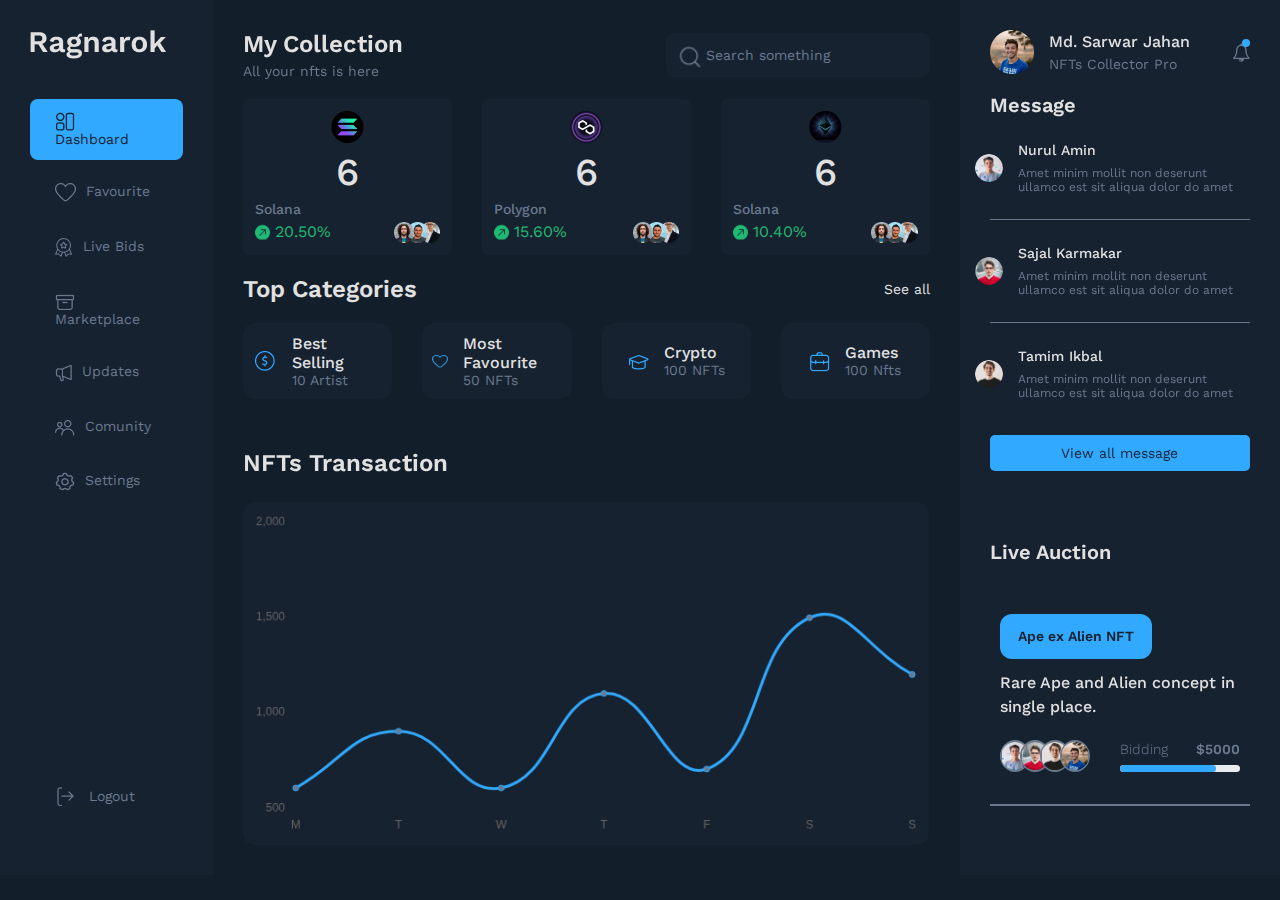
<file: index.html>
<!doctype html>
<html lang="en">

<head>
    <!-- Required meta tags -->
    <meta charset="utf-8">
    <meta name="viewport" content="width=device-width, initial-scale=1, shrink-to-fit=no">
    <link rel="icon" href="images/logo.png">
    <link rel="stylesheet" href="css/bootstrap.min.css" type="text/css">
    <link href="font-awesome/css/font-awesome.min.css" rel="stylesheet" type="text/css">
    <link rel="stylesheet" href="https://unpkg.com/aos@next/dist/aos.css" />
    <link rel="stylesheet" href="css/style.css" type="text/css">
    <link rel="stylesheet" href="css/responsive.css" type="text/css">
    <link href="https://fonts.googleapis.com/css2?family=Work+Sans:ital,wght@0,100;0,200;0,300;0,400;0,500;0,600;0,700;0,800;0,900;1,100;1,200;1,300;1,400;1,500;1,600;1,700;1,800;1,900&display=swap" rel="stylesheet">
    <title>Rangnarock</title>
</head>

<body>
    <section class="main">
        <div class="row no-gutters">
            <div class="col-xl-2 col-lg-2">
                <section class="leftWidget">
                    <div class="logo">
                        <img src="images/logo.png" alt="" class="img-fluid">
                        <span class="d-lg-none d-xl-none t-bar"><i class="fa fa-bars" aria-hidden="true"></i></span>
                    </div>
                    <header>
                        <ul class="customMenu">
                            <li class="d-lg-none d-xl-none close-btn">&times;close</li>
                            <li><a href="" class="active"><img src="images/ds.png" alt="" class="img-fluid">Dashboard</a></li>
                            <li><a href=""><img src="images/fav.png" alt="" class="img-fluid">Favourite</a></li>
                            <li><a href=""><img src="images/live.png" alt="" class="img-fluid">Live Bids</a></li>
                            <li><a href=""><img src="images/marketplace.png" alt="" class="img-fluid">Marketplace</a></li>
                            <li><a href=""><img src="images/update.png" alt="" class="img-fluid">Updates</a></li>
                            <li><a href=""><img src="images/comunity.png" alt="" class="img-fluid">Comunity</a></li>
                            <li><a href=""><img src="images/setting.png" alt="" class="img-fluid">Settings</a></li>
                            <li><a href=""><img src="images/lg.png" alt="" class="img-fluid">Logout</a></li>
                        </ul>
                    </header>
                </section>
            </div>
            <div class="col-xl-7 col-lg-7 col-md-8 onmobilelast">
                <section class="centenrWidget">
                    <div class="title_block top-title">
                        <ul>
                            <li data-aos="zoom-in">
                                <h3>My Collection</h3>
                                <p>All your nfts is here</p>
                            </li>
                            <li data-aos="zoom-in">
                                <form>
                                    <input type="text" placeholder="Search something">
                                    <input type="submit" value="submit">
                                </form>
                            </li>
                        </ul>
                    </div>
                    <div class="counter_Sec">
                        <div class="row">
                            <div class="col-xl-4 col-lg-4 col-md-6 col-sm-6">
                                <div class="topcards" data-aos="zoom-in" data-aos-delay="500">
                                    <div class="topcardbody">
                                        <img src="images/Base.png" alt="" class="img-fluid">
                                        <h2 class="counter">20</h2>
                                    </div>
                                    <div class="topcardfooter">
                                        <h5>Solana</h5>
                                        <ul>
                                            <li>20.50%</li>
                                            <li>
                                                <ul>
                                                    <li> <img src="images/img1.png" alt=""></li>
                                                    <li> <img src="images/img2.png" alt=""></li>
                                                    <li> <img src="images/img3.png" alt=""></li>
                                                </ul>
                                            </li>
                                        </ul>
                                    </div>
                                </div>
                            </div>
                            <div class="col-xl-4 col-lg-4 col-md-6 col-sm-6">
                                <div class="topcards" data-aos="zoom-in" data-aos-delay="1000">
                                    <div class="topcardbody">
                                        <img src="images/Icon.png" alt="" class="img-fluid">
                                        <h2 class="counter">15</h2>
                                    </div>
                                    <div class="topcardfooter">
                                        <h5>Polygon</h5>
                                        <ul>
                                            <li>15.60%</li>
                                            <li>
                                                <ul>
                                                    <li> <img src="images/img1.png" alt=""></li>
                                                    <li> <img src="images/img2.png" alt=""></li>
                                                    <li> <img src="images/img3.png" alt=""></li>
                                                </ul>
                                            </li>
                                        </ul>
                                    </div>
                                </div>
                            </div>
                            <div class="col-xl-4 col-lg-4 col-md-6 col-sm-6">
                                <div class="topcards" data-aos="zoom-in" data-aos-delay="1500">
                                    <div class="topcardbody">
                                        <img src="images/eth.png" alt="" class="img-fluid">
                                        <h2 class="counter">10</h2>
                                    </div>
                                    <div class="topcardfooter">
                                        <h5>Solana</h5>
                                        <ul>
                                            <li>10.40%</li>
                                            <li>
                                                <ul>
                                                    <li> <img src="images/img1.png" alt=""></li>
                                                    <li> <img src="images/img2.png" alt=""></li>
                                                    <li> <img src="images/img3.png" alt=""></li>
                                                </ul>
                                            </li>
                                        </ul>
                                    </div>
                                </div>
                            </div>
                        </div>
                        <div class="title_block">
                            <ul>
                                <li>
                                    <h3>Top Categories</h3>
                                </li>
                                <li>
                                    <a href="">See all</a>
                                </li>
                            </ul>
                        </div>
                        <div class="carcards_sec">
                            <div class="row">
                                <div class="col-xl-3 col-lg-3 col-md-6 col-6">
                                    <ul class="Categoriescard" data-aos="zoom-in" data-aos-delay="500">
                                        <li>
                                            <div class="icon"><img src="images/9.png" alt="" class="img-fluid"></div>
                                        </li>
                                        <li>
                                            <h3>Best Selling</h3>
                                            <p>10 Artist</p>
                                        </li>
                                    </ul>
                                </div>
                                <div class="col-xl-3 col-lg-3 col-md-6 col-6">
                                    <ul class="Categoriescard" data-aos="zoom-in" data-aos-delay="1000">
                                        <li>
                                            <div class="icon"><img src="images/Vector (5).png" alt="" class="img-fluid"></div>
                                        </li>
                                        <li>
                                            <h3>Most Favourite</h3>
                                            <p>50 NFTs</p>
                                        </li>
                                    </ul>
                                </div>
                                <div class="col-xl-3 col-lg-3 col-md-6 col-6">
                                    <ul class="Categoriescard" data-aos="zoom-in" data-aos-delay="1500">
                                        <li>
                                            <div class="icon"><img src="images/Group 1702.png" alt="" class="img-fluid"></div>
                                        </li>
                                        <li>
                                            <h3>Crypto</h3>
                                            <p>100 NFTs</p>
                                        </li>
                                    </ul>
                                </div>
                                <div class="col-xl-3 col-lg-3 col-md-6 col-6">
                                    <ul class="Categoriescard" data-aos="zoom-in" data-aos-delay="2000">
                                        <li>
                                            <div class="icon"><img src="images/Group (2).png" alt="" class="img-fluid"></div>
                                        </li>
                                        <li>
                                            <h3>Games</h3>
                                            <p>100 Nfts</p>
                                        </li>
                                    </ul>
                                </div>
                            </div>
                        </div>
                        <div class="graphblock" data-aos="zoom-in" data-aos-delay="1000">
                            <h5>NFTs Transaction</h5>
                            <canvas id="myChart" aria-label="chart" role="img"></canvas>
                        </div>
                    </div>
                </section>
            </div>
            <div class="col-xl-3 col-lg-3 col-md-4 onmobiletop">
                <section class="rightWidget">
                    <div class="title_block" data-aos="zoom-in">
                        <ul>
                            <li>
                                <ul class="righthead">
                                    <li>
                                        <div class="profileimg"> <img src="images/pimg.png" alt=""></div>
                                    </li>
                                    <li>
                                        <h6>Md. Sarwar Jahan</h6>
                                        <p>NFTs Collector Pro</p>
                                    </li>
                                </ul>
                            </li>
                            <li>
                                <div class="btn-group notification_dropdown">
                                    <button type="button" class="dropdown-toggle" data-toggle="dropdown" aria-expanded="false">
                                        <i class="fa fa-bell-o" aria-hidden="true"></i>
                                    </button>
                                    <div class="dropdown-menu">
                                        <a class="dropdown-item" href="#">NFTs Collector Pro</a>
                                        <a class="dropdown-item" href="#">NFTs Collector Pro</a>
                                        <a class="dropdown-item" href="#">NFTs Collector Pro</a>
                                    </div>
                                </div>
                            </li>
                        </ul>
                    </div>
                    <div class="messagebox rightInner" data-aos="zoom-in">
                        <h2>Message</h2>
                        <ul>
                            <li data-aos="zoom-in-up" data-aos-delay="500">
                                <div class="mesgcard">
                                    <div class="img"><img src="images/m1.png" alt="" class="img-fluid"></div>
                                    <div class="content">
                                        <h6>Nurul Amin</h6>
                                        <p>Amet minim mollit non deserunt ullamco est sit aliqua dolor do amet </p>
                                    </div>
                                </div>
                            </li>
                            <li data-aos="zoom-in-up" data-aos-delay="1000">
                                <div class="mesgcard">
                                    <div class="img"><img src="images/m2.png" alt="" class="img-fluid"></div>
                                    <div class="content">
                                        <h6>Sajal Karmakar</h6>
                                        <p>Amet minim mollit non deserunt ullamco est sit aliqua dolor do amet </p>
                                    </div>
                                </div>
                            </li>
                            <li data-aos="zoom-in-up" data-aos-delay="1500">
                                <div class="mesgcard">
                                    <div class="img"><img src="images/m3.png" alt="" class="img-fluid"></div>
                                    <div class="content">
                                        <h6>Tamim Ikbal</h6>
                                        <p>Amet minim mollit non deserunt ullamco est sit aliqua dolor do amet </p>
                                    </div>
                                </div>
                            </li>
                        </ul>
                        <a href="">View all message</a>
                    </div>
                    <div class="auctionbox rightInner" data-aos="zoom-in">
                        <h2>Live Auction</h2>
                        <div class="auctionInner">
                            <a href="">Ape ex Alien NFT</a>
                            <p>Rare Ape and Alien concept in single place.</p>
                            <div class="auctionfooter">
                                <div class="images">
                                    <ul>
                                        <li><img src="images/m1.png" alt=""></li>
                                        <li><img src="images/m2.png" alt=""></li>
                                        <li><img src="images/m3.png" alt=""></li>
                                        <li><img src="images/pimg.png" alt=""></li>
                                    </ul>
                                </div>
                                <div class="custbar">
                                    <ul>
                                        <li>
                                            <h6>Bidding</h6>
                                        </li>
                                        <li><span>$5000</span></li>
                                        <li>
                                            <div class="progress" style="height: 7px;">
                                                <div class="progress-bar" role="progressbar" style="width: 80%;" aria-valuenow="25" aria-valuemin="0" aria-valuemax="100"></div>
                                            </div>
                                        </li>
                                    </ul>
                                </div>
                            </div>
                        </div>
                    </div>
                </section>
            </div>
        </div>
    </section>
    <script src="js/jquery-3.6.0.min.js"></script>
    <script src="js/popper.js"></script>
    <script src="js/bootstrap.min.js"></script>
    <script type="text/javascript" src="js/chart.js"></script>
    <script src="js/custom.js"></script>
    <script src="js/counterup.js"></script>
    <script src="https://unpkg.com/aos@next/dist/aos.js"></script>
    <script>
    AOS.init({
        duration: 1200,
        disable: function() {
            let maxWidth = 800;
            let minWidth = 600;

            return window.innerWidth < maxWidth;
        }
    })
    </script>
</body>

</html>
</file>
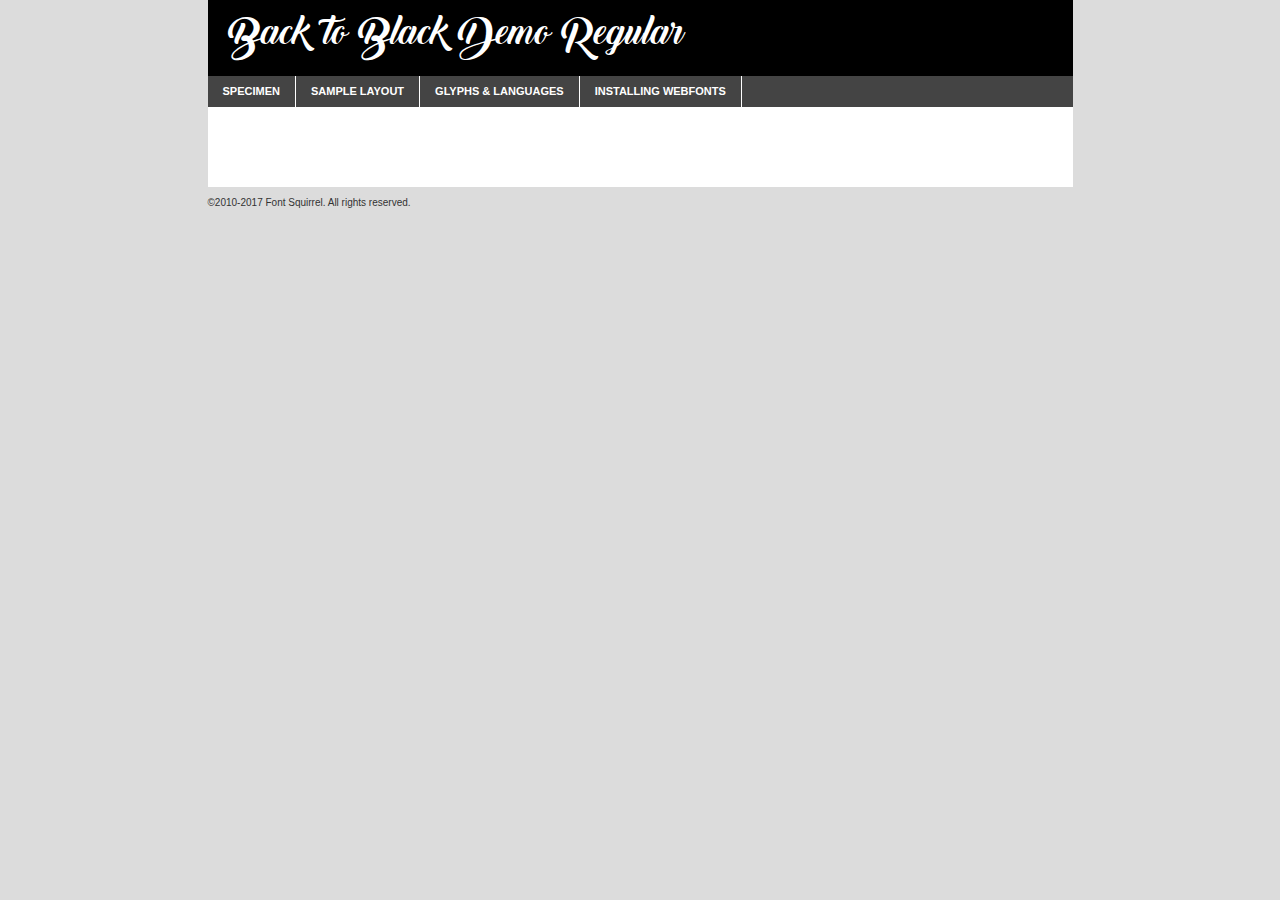
<file: font-awesome/fonts/New folder/back_to_black_demo-demo.html>
<!DOCTYPE html PUBLIC "-//W3C//DTD XHTML 1.0 Transitional//EN"
	"http://www.w3.org/TR/xhtml1/DTD/xhtml1-transitional.dtd">

<html xmlns="http://www.w3.org/1999/xhtml" xml:lang="en" lang="en">
<head>
	<meta http-equiv="Content-Type" content="text/html; charset=utf-8" />
	<script src="http://ajax.googleapis.com/ajax/libs/jquery/1.7.2/jquery.min.js" type="text/javascript" charset="utf-8"></script>
	<script type="text/javascript">
	(function($){$.fn.easyTabs=function(option){var param=jQuery.extend({fadeSpeed:"fast",defaultContent:1,activeClass:'active'},option);$(this).each(function(){var thisId="#"+this.id;if(param.defaultContent==''){param.defaultContent=1;}
	if(typeof param.defaultContent=="number")
	{var defaultTab=$(thisId+" .tabs li:eq("+(param.defaultContent-1)+") a").attr('href').substr(1);}else{var defaultTab=param.defaultContent;}
	$(thisId+" .tabs li a").each(function(){var tabToHide=$(this).attr('href').substr(1);$("#"+tabToHide).addClass('easytabs-tab-content');});hideAll();changeContent(defaultTab);function hideAll(){$(thisId+" .easytabs-tab-content").hide();}
	function changeContent(tabId){hideAll();$(thisId+" .tabs li").removeClass(param.activeClass);$(thisId+" .tabs li a[href=#"+tabId+"]").closest('li').addClass(param.activeClass);if(param.fadeSpeed!="none")
	{$(thisId+" #"+tabId).fadeIn(param.fadeSpeed);}else{$(thisId+" #"+tabId).show();}}
	$(thisId+" .tabs li").click(function(){var tabId=$(this).find('a').attr('href').substr(1);changeContent(tabId);return false;});});}})(jQuery);
	</script>
	<link rel="stylesheet" href="specimen_files/specimen_stylesheet.css" type="text/css" charset="utf-8" />
	<link rel="stylesheet" href="stylesheet.css" type="text/css" charset="utf-8" />

	<style type="text/css">
					body{
				font-family: 'back_to_black_demoregular';
							}
		</style>

	<title>Back to Black Demo Regular Specimen</title>
	
	
	<script type="text/javascript" charset="utf-8">
		$(document).ready(function() {
			$('#container').easyTabs({defaultContent:1});
		});
	</script>
</head>

<body>
<div id="container">
	<div id="header">
		Back to Black Demo Regular	</div>
	<ul class="tabs">
		<li><a href="#specimen">Specimen</a></li>
		<li><a href="#layout">Sample Layout</a></li>
				<li><a href="#glyphs">Glyphs &amp; Languages</a></li>
		<li><a href="#installing">Installing Webfonts</a></li>
		
	</ul>
	
	<div id="main_content">

		
			<div id="specimen">
		
				<div class="section">
					<div class="grid12 firstcol">
						<div class="huge">AaBb</div>
					</div>
				</div>
		
				<div class="section">
					<div class="glyph_range">A&#x200B;B&#x200b;C&#x200b;D&#x200b;E&#x200b;F&#x200b;G&#x200b;H&#x200b;I&#x200b;J&#x200b;K&#x200b;L&#x200b;M&#x200b;N&#x200b;O&#x200b;P&#x200b;Q&#x200b;R&#x200b;S&#x200b;T&#x200b;U&#x200b;V&#x200b;W&#x200b;X&#x200b;Y&#x200b;Z&#x200b;a&#x200b;b&#x200b;c&#x200b;d&#x200b;e&#x200b;f&#x200b;g&#x200b;h&#x200b;i&#x200b;j&#x200b;k&#x200b;l&#x200b;m&#x200b;n&#x200b;o&#x200b;p&#x200b;q&#x200b;r&#x200b;s&#x200b;t&#x200b;u&#x200b;v&#x200b;w&#x200b;x&#x200b;y&#x200b;z&#x200b;1&#x200b;2&#x200b;3&#x200b;4&#x200b;5&#x200b;6&#x200b;7&#x200b;8&#x200b;9&#x200b;0&#x200b;&amp;&#x200b;.&#x200b;,&#x200b;?&#x200b;!&#x200b;&#64;&#x200b;(&#x200b;)&#x200b;#&#x200b;$&#x200b;%&#x200b;*&#x200b;+&#x200b;-&#x200b;=&#x200b;:&#x200b;;</div>
				</div>
				<div class="section">
					<div class="grid12 firstcol">
						<table class="sample_table">
							<tr><td>10</td><td class="size10">abcdefghijklmnopqrstuvwxyzABCDEFGHIJKLMNOPQRSTUVWXYZ0123456789abcdefghijklmnopqrstuvwxyzABCDEFGHIJKLMNOPQRSTUVWXYZ0123456789abcdefghijklmnopqrstuvwxyzABCDEFGHIJKLMNOPQRSTUVWXYZ</td></tr>
							<tr><td>11</td><td class="size11">abcdefghijklmnopqrstuvwxyzABCDEFGHIJKLMNOPQRSTUVWXYZ0123456789abcdefghijklmnopqrstuvwxyzABCDEFGHIJKLMNOPQRSTUVWXYZ0123456789abcdefghijklmnopqrstuvwxyzABCDEFGHIJKLMNOPQRSTUVWXYZ</td></tr>
							<tr><td>12</td><td class="size12">abcdefghijklmnopqrstuvwxyzABCDEFGHIJKLMNOPQRSTUVWXYZ0123456789abcdefghijklmnopqrstuvwxyzABCDEFGHIJKLMNOPQRSTUVWXYZ0123456789abcdefghijklmnopqrstuvwxyzABCDEFGHIJKLMNOPQRSTUVWXYZ</td></tr>
							<tr><td>13</td><td class="size13">abcdefghijklmnopqrstuvwxyzABCDEFGHIJKLMNOPQRSTUVWXYZ0123456789abcdefghijklmnopqrstuvwxyzABCDEFGHIJKLMNOPQRSTUVWXYZ0123456789abcdefghijklmnopqrstuvwxyzABCDEFGHIJKLMNOPQRSTUVWXYZ</td></tr>
							<tr><td>14</td><td class="size14">abcdefghijklmnopqrstuvwxyzABCDEFGHIJKLMNOPQRSTUVWXYZ0123456789abcdefghijklmnopqrstuvwxyzABCDEFGHIJKLMNOPQRSTUVWXYZ0123456789abcdefghijklmnopqrstuvwxyzABCDEFGHIJKLMNOPQRSTUVWXYZ</td></tr>
							<tr><td>16</td><td class="size16">abcdefghijklmnopqrstuvwxyzABCDEFGHIJKLMNOPQRSTUVWXYZ0123456789abcdefghijklmnopqrstuvwxyzABCDEFGHIJKLMNOPQRSTUVWXYZ</td></tr>
							<tr><td>18</td><td class="size18">abcdefghijklmnopqrstuvwxyzABCDEFGHIJKLMNOPQRSTUVWXYZ0123456789abcdefghijklmnopqrstuvwxyzABCDEFGHIJKLMNOPQRSTUVWXYZ</td></tr>
							<tr><td>20</td><td class="size20">abcdefghijklmnopqrstuvwxyzABCDEFGHIJKLMNOPQRSTUVWXYZ0123456789abcdefghijklmnopqrstuvwxyzABCDEFGHIJKLMNOPQRSTUVWXYZ</td></tr>
							<tr><td>24</td><td class="size24">abcdefghijklmnopqrstuvwxyzABCDEFGHIJKLMNOPQRSTUVWXYZ0123456789abcdefghijklmnopqrstuvwxyzABCDEFGHIJKLMNOPQRSTUVWXYZ</td></tr>
							<tr><td>30</td><td class="size30">abcdefghijklmnopqrstuvwxyzABCDEFGHIJKLMNOPQRSTUVWXYZ0123456789abcdefghijklmnopqrstuvwxyzABCDEFGHIJKLMNOPQRSTUVWXYZ</td></tr>
							<tr><td>36</td><td class="size36">abcdefghijklmnopqrstuvwxyzABCDEFGHIJKLMNOPQRSTUVWXYZ0123456789abcdefghijklmnopqrstuvwxyzABCDEFGHIJKLMNOPQRSTUVWXYZ</td></tr>
							<tr><td>48</td><td class="size48">abcdefghijklmnopqrstuvwxyzABCDEFGHIJKLMNOPQRSTUVWXYZ0123456789abcdefghijklmnopqrstuvwxyzABCDEFGHIJKLMNOPQRSTUVWXYZ</td></tr>
							<tr><td>60</td><td class="size60">abcdefghijklmnopqrstuvwxyzABCDEFGHIJKLMNOPQRSTUVWXYZ0123456789abcdefghijklmnopqrstuvwxyzABCDEFGHIJKLMNOPQRSTUVWXYZ</td></tr>
							<tr><td>72</td><td class="size72">abcdefghijklmnopqrstuvwxyzABCDEFGHIJKLMNOPQRSTUVWXYZ0123456789abcdefghijklmnopqrstuvwxyzABCDEFGHIJKLMNOPQRSTUVWXYZ</td></tr>
							<tr><td>90</td><td class="size90">abcdefghijklmnopqrstuvwxyzABCDEFGHIJKLMNOPQRSTUVWXYZ0123456789abcdefghijklmnopqrstuvwxyzABCDEFGHIJKLMNOPQRSTUVWXYZ</td></tr>
						</table>
				
					</div>
			
				</div>
		
		
		
								<div class="section" id="bodycomparison">


										<div id="xheight">
				<div class="fontbody">&#x25FC;&#x25FC;&#x25FC;&#x25FC;&#x25FC;&#x25FC;&#x25FC;&#x25FC;&#x25FC;&#x25FC;&#x25FC;&#x25FC;&#x25FC;&#x25FC;&#x25FC;&#x25FC;&#x25FC;&#x25FC;&#x25FC;&#x25FC;&#x25FC;&#x25FC;&#x25FC;&#x25FC;&#x25FC;&#x25FC;&#x25FC;&#x25FC;&#x25FC;&#x25FC;&#x25FC;&#x25FC;&#x25FC;&#x25FC;&#x25FC;&#x25FC;&#x25FC;&#x25FC;&#x25FC;&#x25FC;&#x25FC;&#x25FC;&#x25FC;&#x25FC;&#x25FC;&#x25FC;&#x25FC;&#x25FC;&#x25FC;&#x25FC;&#x25FC;&#x25FC;&#x25FC;&#x25FC;&#x25FC;&#x25FC;&#x25FC;&#x25FC;&#x25FC;&#x25FC;&#x25FC;&#x25FC;&#x25FC;&#x25FC;&#x25FC;&#x25FC;&#x25FC;&#x25FC;&#x25FC;&#x25FC;&#x25FC;&#x25FC;&#x25FC;&#x25FC;&#x25FC;&#x25FC;&#x25FC;&#x25FC;&#x25FC;&#x25FC;&#x25FC;&#x25FC;&#x25FC;&#x25FC;&#x25FC;&#x25FC;&#x25FC;&#x25FC;&#x25FC;&#x25FC;&#x25FC;&#x25FC;&#x25FC;&#x25FC;&#x25FC;&#x25FC;&#x25FC;&#x25FC;&#x25FC;body</div><div class="arialbody">body</div><div class="verdanabody">body</div><div class="georgiabody">body</div></div>
										<div class="fontbody" style="z-index:1">
											body<span>Back to Black Demo Regular</span>
										</div>
										<div class="arialbody" style="z-index:1">
											body<span>Arial</span>
										</div>
										<div class="verdanabody" style="z-index:1">
											body<span>Verdana</span>
										</div>
										<div class="georgiabody" style="z-index:1">
											body<span>Georgia</span>
										</div>



								</div>
		
		
				<div class="section psample psample_row1" id="">
					
					<div class="grid2 firstcol">
						<p class="size10"><span>10.</span>Aenean lacinia bibendum nulla sed consectetur. Fusce dapibus, tellus ac cursus commodo, tortor mauris condimentum nibh, ut fermentum massa justo sit amet risus. Nullam id dolor id nibh ultricies vehicula ut id elit. Cum sociis natoque penatibus et magnis dis parturient montes, nascetur ridiculus mus. Nulla vitae elit libero, a pharetra augue.</p>
			
					</div>
					<div class="grid3">
						<p class="size11"><span>11.</span>Aenean lacinia bibendum nulla sed consectetur. Fusce dapibus, tellus ac cursus commodo, tortor mauris condimentum nibh, ut fermentum massa justo sit amet risus. Nullam id dolor id nibh ultricies vehicula ut id elit. Cum sociis natoque penatibus et magnis dis parturient montes, nascetur ridiculus mus. Nulla vitae elit libero, a pharetra augue.</p>
			
					</div>
					<div class="grid3">
						<p class="size12"><span>12.</span>Aenean lacinia bibendum nulla sed consectetur. Fusce dapibus, tellus ac cursus commodo, tortor mauris condimentum nibh, ut fermentum massa justo sit amet risus. Nullam id dolor id nibh ultricies vehicula ut id elit. Cum sociis natoque penatibus et magnis dis parturient montes, nascetur ridiculus mus. Nulla vitae elit libero, a pharetra augue.</p>
			
					</div>
					<div class="grid4">
						<p class="size13"><span>13.</span>Aenean lacinia bibendum nulla sed consectetur. Fusce dapibus, tellus ac cursus commodo, tortor mauris condimentum nibh, ut fermentum massa justo sit amet risus. Nullam id dolor id nibh ultricies vehicula ut id elit. Cum sociis natoque penatibus et magnis dis parturient montes, nascetur ridiculus mus. Nulla vitae elit libero, a pharetra augue.</p>
			
					</div>
					<div class="white_blend"></div>
					
				</div>
				<div class="section psample psample_row2" id="">
					<div class="grid3 firstcol">
						<p class="size14"><span>14.</span>Aenean lacinia bibendum nulla sed consectetur. Fusce dapibus, tellus ac cursus commodo, tortor mauris condimentum nibh, ut fermentum massa justo sit amet risus. Nullam id dolor id nibh ultricies vehicula ut id elit. Cum sociis natoque penatibus et magnis dis parturient montes, nascetur ridiculus mus. Nulla vitae elit libero, a pharetra augue.</p>
			
					</div>
					<div class="grid4">
						<p class="size16"><span>16.</span>Aenean lacinia bibendum nulla sed consectetur. Fusce dapibus, tellus ac cursus commodo, tortor mauris condimentum nibh, ut fermentum massa justo sit amet risus. Nullam id dolor id nibh ultricies vehicula ut id elit. Cum sociis natoque penatibus et magnis dis parturient montes, nascetur ridiculus mus. Nulla vitae elit libero, a pharetra augue.</p>
			
					</div>
					<div class="grid5">
						<p class="size18"><span>18.</span>Aenean lacinia bibendum nulla sed consectetur. Fusce dapibus, tellus ac cursus commodo, tortor mauris condimentum nibh, ut fermentum massa justo sit amet risus. Nullam id dolor id nibh ultricies vehicula ut id elit. Cum sociis natoque penatibus et magnis dis parturient montes, nascetur ridiculus mus. Nulla vitae elit libero, a pharetra augue.</p>
			
					</div>

					<div class="white_blend"></div>

				</div>
				
				<div class="section psample psample_row3" id="">
					<div class="grid5 firstcol">
						<p class="size20"><span>20.</span>Aenean lacinia bibendum nulla sed consectetur. Fusce dapibus, tellus ac cursus commodo, tortor mauris condimentum nibh, ut fermentum massa justo sit amet risus. Nullam id dolor id nibh ultricies vehicula ut id elit. Cum sociis natoque penatibus et magnis dis parturient montes, nascetur ridiculus mus. Nulla vitae elit libero, a pharetra augue.</p>
					</div>
					<div class="grid7">
						<p class="size24"><span>24.</span>Aenean lacinia bibendum nulla sed consectetur. Fusce dapibus, tellus ac cursus commodo, tortor mauris condimentum nibh, ut fermentum massa justo sit amet risus. Nullam id dolor id nibh ultricies vehicula ut id elit. Cum sociis natoque penatibus et magnis dis parturient montes, nascetur ridiculus mus. Nulla vitae elit libero, a pharetra augue.</p>
					</div>
					
					<div class="white_blend"></div>
					
				</div>
				
				<div class="section psample psample_row4" id="">
					<div class="grid12 firstcol">
						<p class="size30"><span>30.</span>Aenean lacinia bibendum nulla sed consectetur. Fusce dapibus, tellus ac cursus commodo, tortor mauris condimentum nibh, ut fermentum massa justo sit amet risus. Nullam id dolor id nibh ultricies vehicula ut id elit. Cum sociis natoque penatibus et magnis dis parturient montes, nascetur ridiculus mus. Nulla vitae elit libero, a pharetra augue.</p>
					</div>
					<div class="white_blend"></div>
					
				</div>
				
				
				
				<div class="section psample psample_row1 fullreverse">
					<div class="grid2 firstcol">
						<p class="size10"><span>10.</span>Aenean lacinia bibendum nulla sed consectetur. Fusce dapibus, tellus ac cursus commodo, tortor mauris condimentum nibh, ut fermentum massa justo sit amet risus. Nullam id dolor id nibh ultricies vehicula ut id elit. Cum sociis natoque penatibus et magnis dis parturient montes, nascetur ridiculus mus. Nulla vitae elit libero, a pharetra augue.</p>
			
					</div>
					<div class="grid3">
						<p class="size11"><span>11.</span>Aenean lacinia bibendum nulla sed consectetur. Fusce dapibus, tellus ac cursus commodo, tortor mauris condimentum nibh, ut fermentum massa justo sit amet risus. Nullam id dolor id nibh ultricies vehicula ut id elit. Cum sociis natoque penatibus et magnis dis parturient montes, nascetur ridiculus mus. Nulla vitae elit libero, a pharetra augue.</p>
			
					</div>
					<div class="grid3">
						<p class="size12"><span>12.</span>Aenean lacinia bibendum nulla sed consectetur. Fusce dapibus, tellus ac cursus commodo, tortor mauris condimentum nibh, ut fermentum massa justo sit amet risus. Nullam id dolor id nibh ultricies vehicula ut id elit. Cum sociis natoque penatibus et magnis dis parturient montes, nascetur ridiculus mus. Nulla vitae elit libero, a pharetra augue.</p>
			
					</div>
					<div class="grid4">
						<p class="size13"><span>13.</span>Aenean lacinia bibendum nulla sed consectetur. Fusce dapibus, tellus ac cursus commodo, tortor mauris condimentum nibh, ut fermentum massa justo sit amet risus. Nullam id dolor id nibh ultricies vehicula ut id elit. Cum sociis natoque penatibus et magnis dis parturient montes, nascetur ridiculus mus. Nulla vitae elit libero, a pharetra augue.</p>
			
					</div>
					<div class="black_blend"></div>
					
				</div>
				
				<div class="section psample psample_row2 fullreverse">
					<div class="grid3 firstcol">
						<p class="size14"><span>14.</span>Aenean lacinia bibendum nulla sed consectetur. Fusce dapibus, tellus ac cursus commodo, tortor mauris condimentum nibh, ut fermentum massa justo sit amet risus. Nullam id dolor id nibh ultricies vehicula ut id elit. Cum sociis natoque penatibus et magnis dis parturient montes, nascetur ridiculus mus. Nulla vitae elit libero, a pharetra augue.</p>
			
					</div>
					<div class="grid4">
						<p class="size16"><span>16.</span>Aenean lacinia bibendum nulla sed consectetur. Fusce dapibus, tellus ac cursus commodo, tortor mauris condimentum nibh, ut fermentum massa justo sit amet risus. Nullam id dolor id nibh ultricies vehicula ut id elit. Cum sociis natoque penatibus et magnis dis parturient montes, nascetur ridiculus mus. Nulla vitae elit libero, a pharetra augue.</p>
			
					</div>
					<div class="grid5">
						<p class="size18"><span>18.</span>Aenean lacinia bibendum nulla sed consectetur. Fusce dapibus, tellus ac cursus commodo, tortor mauris condimentum nibh, ut fermentum massa justo sit amet risus. Nullam id dolor id nibh ultricies vehicula ut id elit. Cum sociis natoque penatibus et magnis dis parturient montes, nascetur ridiculus mus. Nulla vitae elit libero, a pharetra augue.</p>
			
					</div>
					<div class="black_blend"></div>

				</div>
				
				<div class="section psample fullreverse psample_row3" id="">
					<div class="grid5 firstcol">
						<p class="size20"><span>20.</span>Aenean lacinia bibendum nulla sed consectetur. Fusce dapibus, tellus ac cursus commodo, tortor mauris condimentum nibh, ut fermentum massa justo sit amet risus. Nullam id dolor id nibh ultricies vehicula ut id elit. Cum sociis natoque penatibus et magnis dis parturient montes, nascetur ridiculus mus. Nulla vitae elit libero, a pharetra augue.</p>
					</div>
					<div class="grid7">
						<p class="size24"><span>24.</span>Aenean lacinia bibendum nulla sed consectetur. Fusce dapibus, tellus ac cursus commodo, tortor mauris condimentum nibh, ut fermentum massa justo sit amet risus. Nullam id dolor id nibh ultricies vehicula ut id elit. Cum sociis natoque penatibus et magnis dis parturient montes, nascetur ridiculus mus. Nulla vitae elit libero, a pharetra augue.</p>
					</div>
					
					<div class="black_blend"></div>
					
				</div>
				
				<div class="section psample fullreverse psample_row4" id="" style="border-bottom: 20px #000 solid;">
					<div class="grid12 firstcol">
						<p class="size30"><span>30.</span>Aenean lacinia bibendum nulla sed consectetur. Fusce dapibus, tellus ac cursus commodo, tortor mauris condimentum nibh, ut fermentum massa justo sit amet risus. Nullam id dolor id nibh ultricies vehicula ut id elit. Cum sociis natoque penatibus et magnis dis parturient montes, nascetur ridiculus mus. Nulla vitae elit libero, a pharetra augue.</p>
					</div>
					<div class="black_blend"></div>
					
				</div>
				
				
				
				
			</div>
			
			<div id="layout">
				
				<div class="section">
					
					<div class="grid12 firstcol">
						<h1>Lorem Ipsum Dolor</h1>
						<h2>Etiam porta sem malesuada magna mollis euismod</h2>
						
						<p class="byline">By <a href="#link">Aenean Lacinia</a></p>
					</div>
				</div>
				<div class="section">
					<div class="grid8 firstcol">
						<p class="large">Donec sed odio dui. Morbi leo risus, porta ac consectetur ac, vestibulum at eros. Fusce dapibus, tellus ac cursus commodo, tortor mauris condimentum nibh, ut fermentum massa justo sit amet risus. </p>

						
						<h3>Pellentesque ornare sem</h3>

						<p>Maecenas sed diam eget risus varius blandit sit amet non magna. Maecenas faucibus mollis interdum. Donec ullamcorper nulla non metus auctor fringilla. Nullam id dolor id nibh ultricies vehicula ut id elit. Nullam id dolor id nibh ultricies vehicula ut id elit. </p>

						<p>Aenean eu leo quam. Pellentesque ornare sem lacinia quam venenatis vestibulum. Lorem ipsum dolor sit amet, consectetur adipiscing elit. Cum sociis natoque penatibus et magnis dis parturient montes, nascetur ridiculus mus. </p>

						<p>Nulla vitae elit libero, a pharetra augue. Praesent commodo cursus magna, vel scelerisque nisl consectetur et. Aenean lacinia bibendum nulla sed consectetur. </p>

						<p>Nullam quis risus eget urna mollis ornare vel eu leo. Nullam quis risus eget urna mollis ornare vel eu leo. Maecenas sed diam eget risus varius blandit sit amet non magna. Donec ullamcorper nulla non metus auctor fringilla. </p>

						<h3>Cras mattis consectetur</h3>

						<p>Aenean eu leo quam. Pellentesque ornare sem lacinia quam venenatis vestibulum. Aenean lacinia bibendum nulla sed consectetur. Integer posuere erat a ante venenatis dapibus posuere velit aliquet. Cras mattis consectetur purus sit amet fermentum. </p>

						<p>Nullam id dolor id nibh ultricies vehicula ut id elit. Nullam quis risus eget urna mollis ornare vel eu leo. Cras mattis consectetur purus sit amet fermentum.</p>
					</div>
					
					<div class="grid4 sidebar">
						
						<div class="box reverse">
							<p class="last">Nullam quis risus eget urna mollis ornare vel eu leo. Donec ullamcorper nulla non metus auctor fringilla. Cras mattis consectetur purus sit amet fermentum. Sed posuere consectetur est at lobortis. Lorem ipsum dolor sit amet, consectetur adipiscing elit. </p>
						</div>
						
						<p class="caption">Maecenas sed diam eget risus varius.</p>

						<p>Vestibulum id ligula porta felis euismod semper. Integer posuere erat a ante venenatis dapibus posuere velit aliquet. Vestibulum id ligula porta felis euismod semper. Sed posuere consectetur est at lobortis. Maecenas sed diam eget risus varius blandit sit amet non magna. Fusce dapibus, tellus ac cursus commodo, tortor mauris condimentum nibh, ut fermentum massa justo sit amet risus. </p>

					

						<p>Duis mollis, est non commodo luctus, nisi erat porttitor ligula, eget lacinia odio sem nec elit. Aenean lacinia bibendum nulla sed consectetur. Vivamus sagittis lacus vel augue laoreet rutrum faucibus dolor auctor. Aenean lacinia bibendum nulla sed consectetur. Nullam quis risus eget urna mollis ornare vel eu leo. </p>

						<p>Praesent commodo cursus magna, vel scelerisque nisl consectetur et. Donec ullamcorper nulla non metus auctor fringilla. Maecenas faucibus mollis interdum. Fusce dapibus, tellus ac cursus commodo, tortor mauris condimentum nibh, ut fermentum massa justo sit amet risus. </p>

					</div>
				</div>
				
			</div>


			



		<div id="glyphs">
			<div class="section">
				<div class="grid12 firstcol">
			
				<h1>Language Support</h1>
				<p>The subset of Back to Black Demo Regular in this kit supports the following languages:<br />
			
					Albanian, Basque, Breton, Chamorro, Danish, Dutch, English, Faroese, Finnish, French, Frisian, Galician, German, Icelandic, Italian, Malagasy, Norwegian, Portuguese, Spanish, Alsatian, Aragonese, Arapaho, Arrernte, Asturian, Aymara, Bislama, Cebuano, Corsican, Fijian, French_creole, Genoese, Gilbertese, Greenlandic, Haitian_creole, Hiligaynon, Hmong, Hopi, Ibanag, Iloko_ilokano, Indonesian, Interglossa_glosa, Interlingua, Irish_gaelic, Jerriais, Lojban, Lombard, Luxembourgeois, Manx, Mohawk, Norfolk_pitcairnese, Occitan, Oromo, Pangasinan, Papiamento, Piedmontese, Potawatomi, Rhaeto-romance, Romansh, Rotokas, Sami_lule, Samoan, Sardinian, Scots_gaelic, Seychelles_creole, Shona, Sicilian, Somali, Southern_ndebele, Swahili, Swati_swazi, Tagalog_filipino_pilipino, Tetum, Tok_pisin, Uyghur_latinized, Volapuk, Walloon, Warlpiri, Xhosa, Yapese, Zulu, Latinbasic, Demo				</p>
				<h1>Glyph Chart</h1>
				<p>The subset of Back to Black Demo Regular in this kit includes all the glyphs listed below. Unicode entities are included above each glyph to help you insert individual characters into your layout.</p>
				<div id="glyph_chart">
			
																														 <div><p>&amp;#13;</p>&#13;</div>
																				 <div><p>&amp;#32;</p>&#32;</div>
																				 <div><p>&amp;#33;</p>&#33;</div>
																				 <div><p>&amp;#34;</p>&#34;</div>
																				 <div><p>&amp;#35;</p>&#35;</div>
																				 <div><p>&amp;#36;</p>&#36;</div>
																				 <div><p>&amp;#37;</p>&#37;</div>
																				 <div><p>&amp;#38;</p>&#38;</div>
																				 <div><p>&amp;#39;</p>&#39;</div>
																				 <div><p>&amp;#40;</p>&#40;</div>
																				 <div><p>&amp;#41;</p>&#41;</div>
																				 <div><p>&amp;#42;</p>&#42;</div>
																				 <div><p>&amp;#43;</p>&#43;</div>
																				 <div><p>&amp;#44;</p>&#44;</div>
																				 <div><p>&amp;#45;</p>&#45;</div>
																				 <div><p>&amp;#46;</p>&#46;</div>
																				 <div><p>&amp;#47;</p>&#47;</div>
																				 <div><p>&amp;#48;</p>&#48;</div>
																				 <div><p>&amp;#49;</p>&#49;</div>
																				 <div><p>&amp;#50;</p>&#50;</div>
																				 <div><p>&amp;#51;</p>&#51;</div>
																				 <div><p>&amp;#52;</p>&#52;</div>
																				 <div><p>&amp;#53;</p>&#53;</div>
																				 <div><p>&amp;#54;</p>&#54;</div>
																				 <div><p>&amp;#55;</p>&#55;</div>
																				 <div><p>&amp;#56;</p>&#56;</div>
																				 <div><p>&amp;#57;</p>&#57;</div>
																				 <div><p>&amp;#58;</p>&#58;</div>
																				 <div><p>&amp;#59;</p>&#59;</div>
																				 <div><p>&amp;#60;</p>&#60;</div>
																				 <div><p>&amp;#61;</p>&#61;</div>
																				 <div><p>&amp;#62;</p>&#62;</div>
																				 <div><p>&amp;#63;</p>&#63;</div>
																				 <div><p>&amp;#64;</p>&#64;</div>
																				 <div><p>&amp;#65;</p>&#65;</div>
																				 <div><p>&amp;#66;</p>&#66;</div>
																				 <div><p>&amp;#67;</p>&#67;</div>
																				 <div><p>&amp;#68;</p>&#68;</div>
																				 <div><p>&amp;#69;</p>&#69;</div>
																				 <div><p>&amp;#70;</p>&#70;</div>
																				 <div><p>&amp;#71;</p>&#71;</div>
																				 <div><p>&amp;#72;</p>&#72;</div>
																				 <div><p>&amp;#73;</p>&#73;</div>
																				 <div><p>&amp;#74;</p>&#74;</div>
																				 <div><p>&amp;#75;</p>&#75;</div>
																				 <div><p>&amp;#76;</p>&#76;</div>
																				 <div><p>&amp;#77;</p>&#77;</div>
																				 <div><p>&amp;#78;</p>&#78;</div>
																				 <div><p>&amp;#79;</p>&#79;</div>
																				 <div><p>&amp;#80;</p>&#80;</div>
																				 <div><p>&amp;#81;</p>&#81;</div>
																				 <div><p>&amp;#82;</p>&#82;</div>
																				 <div><p>&amp;#83;</p>&#83;</div>
																				 <div><p>&amp;#84;</p>&#84;</div>
																				 <div><p>&amp;#85;</p>&#85;</div>
																				 <div><p>&amp;#86;</p>&#86;</div>
																				 <div><p>&amp;#87;</p>&#87;</div>
																				 <div><p>&amp;#88;</p>&#88;</div>
																				 <div><p>&amp;#89;</p>&#89;</div>
																				 <div><p>&amp;#90;</p>&#90;</div>
																				 <div><p>&amp;#91;</p>&#91;</div>
																				 <div><p>&amp;#93;</p>&#93;</div>
																				 <div><p>&amp;#94;</p>&#94;</div>
																				 <div><p>&amp;#95;</p>&#95;</div>
																				 <div><p>&amp;#96;</p>&#96;</div>
																				 <div><p>&amp;#97;</p>&#97;</div>
																				 <div><p>&amp;#98;</p>&#98;</div>
																				 <div><p>&amp;#99;</p>&#99;</div>
																				 <div><p>&amp;#100;</p>&#100;</div>
																				 <div><p>&amp;#101;</p>&#101;</div>
																				 <div><p>&amp;#102;</p>&#102;</div>
																				 <div><p>&amp;#103;</p>&#103;</div>
																				 <div><p>&amp;#104;</p>&#104;</div>
																				 <div><p>&amp;#105;</p>&#105;</div>
																				 <div><p>&amp;#106;</p>&#106;</div>
																				 <div><p>&amp;#107;</p>&#107;</div>
																				 <div><p>&amp;#108;</p>&#108;</div>
																				 <div><p>&amp;#109;</p>&#109;</div>
																				 <div><p>&amp;#110;</p>&#110;</div>
																				 <div><p>&amp;#111;</p>&#111;</div>
																				 <div><p>&amp;#112;</p>&#112;</div>
																				 <div><p>&amp;#113;</p>&#113;</div>
																				 <div><p>&amp;#114;</p>&#114;</div>
																				 <div><p>&amp;#115;</p>&#115;</div>
																				 <div><p>&amp;#116;</p>&#116;</div>
																				 <div><p>&amp;#117;</p>&#117;</div>
																				 <div><p>&amp;#118;</p>&#118;</div>
																				 <div><p>&amp;#119;</p>&#119;</div>
																				 <div><p>&amp;#120;</p>&#120;</div>
																				 <div><p>&amp;#121;</p>&#121;</div>
																				 <div><p>&amp;#122;</p>&#122;</div>
																				 <div><p>&amp;#123;</p>&#123;</div>
																				 <div><p>&amp;#124;</p>&#124;</div>
																				 <div><p>&amp;#125;</p>&#125;</div>
																				 <div><p>&amp;#126;</p>&#126;</div>
																				 <div><p>&amp;#160;</p>&#160;</div>
																				 <div><p>&amp;#161;</p>&#161;</div>
																				 <div><p>&amp;#163;</p>&#163;</div>
																				 <div><p>&amp;#168;</p>&#168;</div>
																				 <div><p>&amp;#173;</p>&#173;</div>
																				 <div><p>&amp;#175;</p>&#175;</div>
																				 <div><p>&amp;#180;</p>&#180;</div>
																				 <div><p>&amp;#184;</p>&#184;</div>
																				 <div><p>&amp;#191;</p>&#191;</div>
																				 <div><p>&amp;#192;</p>&#192;</div>
																				 <div><p>&amp;#193;</p>&#193;</div>
																				 <div><p>&amp;#194;</p>&#194;</div>
																				 <div><p>&amp;#195;</p>&#195;</div>
																				 <div><p>&amp;#196;</p>&#196;</div>
																				 <div><p>&amp;#197;</p>&#197;</div>
																				 <div><p>&amp;#198;</p>&#198;</div>
																				 <div><p>&amp;#199;</p>&#199;</div>
																				 <div><p>&amp;#200;</p>&#200;</div>
																				 <div><p>&amp;#201;</p>&#201;</div>
																				 <div><p>&amp;#202;</p>&#202;</div>
																				 <div><p>&amp;#203;</p>&#203;</div>
																				 <div><p>&amp;#204;</p>&#204;</div>
																				 <div><p>&amp;#205;</p>&#205;</div>
																				 <div><p>&amp;#206;</p>&#206;</div>
																				 <div><p>&amp;#207;</p>&#207;</div>
																				 <div><p>&amp;#208;</p>&#208;</div>
																				 <div><p>&amp;#209;</p>&#209;</div>
																				 <div><p>&amp;#210;</p>&#210;</div>
																				 <div><p>&amp;#211;</p>&#211;</div>
																				 <div><p>&amp;#212;</p>&#212;</div>
																				 <div><p>&amp;#213;</p>&#213;</div>
																				 <div><p>&amp;#214;</p>&#214;</div>
																				 <div><p>&amp;#216;</p>&#216;</div>
																				 <div><p>&amp;#217;</p>&#217;</div>
																				 <div><p>&amp;#218;</p>&#218;</div>
																				 <div><p>&amp;#219;</p>&#219;</div>
																				 <div><p>&amp;#220;</p>&#220;</div>
																				 <div><p>&amp;#221;</p>&#221;</div>
																				 <div><p>&amp;#222;</p>&#222;</div>
																				 <div><p>&amp;#223;</p>&#223;</div>
																				 <div><p>&amp;#224;</p>&#224;</div>
																				 <div><p>&amp;#225;</p>&#225;</div>
																				 <div><p>&amp;#226;</p>&#226;</div>
																				 <div><p>&amp;#227;</p>&#227;</div>
																				 <div><p>&amp;#228;</p>&#228;</div>
																				 <div><p>&amp;#229;</p>&#229;</div>
																				 <div><p>&amp;#230;</p>&#230;</div>
																				 <div><p>&amp;#231;</p>&#231;</div>
																				 <div><p>&amp;#232;</p>&#232;</div>
																				 <div><p>&amp;#233;</p>&#233;</div>
																				 <div><p>&amp;#234;</p>&#234;</div>
																				 <div><p>&amp;#235;</p>&#235;</div>
																				 <div><p>&amp;#236;</p>&#236;</div>
																				 <div><p>&amp;#237;</p>&#237;</div>
																				 <div><p>&amp;#238;</p>&#238;</div>
																				 <div><p>&amp;#239;</p>&#239;</div>
																				 <div><p>&amp;#240;</p>&#240;</div>
																				 <div><p>&amp;#241;</p>&#241;</div>
																				 <div><p>&amp;#242;</p>&#242;</div>
																				 <div><p>&amp;#243;</p>&#243;</div>
																				 <div><p>&amp;#244;</p>&#244;</div>
																				 <div><p>&amp;#245;</p>&#245;</div>
																				 <div><p>&amp;#246;</p>&#246;</div>
																				 <div><p>&amp;#248;</p>&#248;</div>
																				 <div><p>&amp;#249;</p>&#249;</div>
																				 <div><p>&amp;#250;</p>&#250;</div>
																				 <div><p>&amp;#251;</p>&#251;</div>
																				 <div><p>&amp;#252;</p>&#252;</div>
																				 <div><p>&amp;#253;</p>&#253;</div>
																				 <div><p>&amp;#254;</p>&#254;</div>
																				 <div><p>&amp;#255;</p>&#255;</div>
																				 <div><p>&amp;#338;</p>&#338;</div>
																				 <div><p>&amp;#339;</p>&#339;</div>
																				 <div><p>&amp;#376;</p>&#376;</div>
																				 <div><p>&amp;#710;</p>&#710;</div>
																				 <div><p>&amp;#732;</p>&#732;</div>
																				 <div><p>&amp;#8192;</p>&#8192;</div>
																				 <div><p>&amp;#8193;</p>&#8193;</div>
																				 <div><p>&amp;#8194;</p>&#8194;</div>
																				 <div><p>&amp;#8195;</p>&#8195;</div>
																				 <div><p>&amp;#8196;</p>&#8196;</div>
																				 <div><p>&amp;#8197;</p>&#8197;</div>
																				 <div><p>&amp;#8198;</p>&#8198;</div>
																				 <div><p>&amp;#8199;</p>&#8199;</div>
																				 <div><p>&amp;#8200;</p>&#8200;</div>
																				 <div><p>&amp;#8201;</p>&#8201;</div>
																				 <div><p>&amp;#8202;</p>&#8202;</div>
																				 <div><p>&amp;#8208;</p>&#8208;</div>
																				 <div><p>&amp;#8209;</p>&#8209;</div>
																				 <div><p>&amp;#8210;</p>&#8210;</div>
																				 <div><p>&amp;#8211;</p>&#8211;</div>
																				 <div><p>&amp;#8212;</p>&#8212;</div>
																				 <div><p>&amp;#8216;</p>&#8216;</div>
																				 <div><p>&amp;#8217;</p>&#8217;</div>
																				 <div><p>&amp;#8218;</p>&#8218;</div>
																				 <div><p>&amp;#8220;</p>&#8220;</div>
																				 <div><p>&amp;#8221;</p>&#8221;</div>
																				 <div><p>&amp;#8222;</p>&#8222;</div>
																				 <div><p>&amp;#8239;</p>&#8239;</div>
																				 <div><p>&amp;#8287;</p>&#8287;</div>
																				 <div><p>&amp;#8364;</p>&#8364;</div>
																				 <div><p>&amp;#9724;</p>&#9724;</div>
																																						</div>	
				</div>
		
		
			</div>
		</div>
		
		
		<div id="specs">
			
		</div>
	
		<div id="installing">
			<div class="section">
				<div class="grid7 firstcol">
					<h1>Installing Webfonts</h1>
					
					<p>Webfonts are supported by all major browser platforms but not all in the same way. There are currently four different font formats that must be included in order to target all browsers. This includes TTF, WOFF, EOT and SVG.</p>
					
					<h2>1. Upload your webfonts</h2>
					<p>You must upload your webfont kit to your website. They should be in or near the same directory as your CSS files.</p>
					
					<h2>2. Include the webfont stylesheet</h2>
					<p>A special CSS @font-face declaration helps the various browsers select the appropriate font it needs without causing you a bunch of headaches. Learn more about this syntax by reading the <a href="https://www.fontspring.com/blog/further-hardening-of-the-bulletproof-syntax">Fontspring blog post</a> about it. The code for it is as follows:</p>


<code>
@font-face{ 
	font-family: 'MyWebFont';
	src: url('WebFont.eot');
	src: url('WebFont.eot?#iefix') format('embedded-opentype'),
	     url('WebFont.woff') format('woff'),
	     url('WebFont.ttf') format('truetype'),
	     url('WebFont.svg#webfont') format('svg');
}
</code>

	<p>We've already gone ahead and generated the code for you. All you have to do is link to the stylesheet in your HTML, like this:</p>
	<code>&lt;link rel=&quot;stylesheet&quot; href=&quot;stylesheet.css&quot; type=&quot;text/css&quot; charset=&quot;utf-8&quot; /&gt;</code>

					<h2>3. Modify your own stylesheet</h2>
					<p>To take advantage of your new fonts, you must tell your stylesheet to use them. Look at the original @font-face declaration above and find the property called "font-family." The name linked there will be what you use to reference the font. Prepend that webfont name to the font stack in the "font-family" property, inside the selector you want to change. For example:</p>
<code>p { font-family: 'WebFont', Arial, sans-serif; }</code>

<h2>4. Test</h2>
<p>Getting webfonts to work cross-browser <em>can</em> be tricky. Use the information in the sidebar to help you if you find that fonts aren't loading in a particular browser.</p>
				</div>
				
				<div class="grid5 sidebar">
					<div class="box">
						<h2>Troubleshooting<br />Font-Face Problems</h2>
						<p>Having trouble getting your webfonts to load in your new website? Here are some tips to sort out what might be the problem.</p>

						<h3>Fonts not showing in any browser</h3>

						<p>This sounds like you need to work on the plumbing. You either did not upload the fonts to the correct directory, or you did not link the fonts properly in the CSS. If you've confirmed that all this is correct and you still have a problem, take a look at your .htaccess file and see if requests are getting intercepted.</p>

						<h3>Fonts not loading in iPhone or iPad</h3>

						<p>The most common problem here is that you are serving the fonts from an IIS server. IIS refuses to serve files that have unknown MIME types. If that is the case, you must set the MIME type for SVG to "image/svg+xml" in the server settings. Follow these instructions from Microsoft if you need help.</p>

						<h3>Fonts not loading in Firefox</h3>

						<p>The primary reason for this failure? You are still using a version Firefox older than 3.5. So upgrade already! If that isn't it, then you are very likely serving fonts from a different domain. Firefox requires that all font assets be served from the same domain. Lastly it is possible that you need to add WOFF to your list of MIME types (if you are serving via IIS.)</p>

						<h3>Fonts not loading in IE</h3>

						<p>Are you looking at Internet Explorer on an actual Windows machine or are you cheating by using a service like Adobe BrowserLab? Many of these screenshot services do not render @font-face for IE. Best to test it on a real machine.</p>

						<h3>Fonts not loading in IE9</h3>

						<p>IE9, like Firefox, requires that fonts be served from the same domain as the website. Make sure that is the case.</p>
					</div>
				</div>
			</div>
			
		</div>
	
	</div>
	<div id="footer">
		<p>&copy;2010-2017 Font Squirrel. All rights reserved.</p>
	</div>
</div>
</body>
</html>
</file>
<file: css/style.css>
* {
    padding: 0;
    margin: 0;
    box-sizing: border-box;


}

body {
    font-family: 'Work Sans', sans-serif;
    font-style: normal;
    background-color: #121E2A;

}

a,
a:hover,
a:focus {
    text-decoration: none;
}

ul,
li {
    padding: 0;
    margin: 0;
    list-style: none;
}

h1,
h2,
h3,
h4,
h5,
h6,
p {
    padding: 0;
    margin: 0;
}

.leftWidget,
.rightWidget {
    background: #172231;
}

.leftWidget,
.centenrWidget,
.rightWidget {
    height: 100%;
    padding: 30px;
}

ul.customMenu li a {
    font-weight: 400;
    font-size: 14px;
    line-height: 16px;
    color: #6A798D;
    border-radius: 8px;
    padding: 13px 25px;
    text-transform: capitalize;
    display: inline-block;
    transition: all 0.5s ease-in-out;
    width: 100%;

}

ul.customMenu li a.active,
ul.customMenu li a:hover {
    color: #172231;
    background: #31A9FE;

}


ul.customMenu li {
    margin-bottom: 10px;
}

ul.customMenu li img {
    margin-right: 10px;
}

.logo {
    margin-bottom: 40px;
}

.title_block h3,
.graphblock h5 {
    font-weight: 600;
    font-size: 24px;
    line-height: 28px;
    color: #E1E1E1;
    text-transform: capitalize;
}

.title_block p {
    font-weight: 400;
    font-size: 14px;
    line-height: 16px;
    color: #6A798D;
    margin-top: 5px;
}

.title_block ul {
    display: flex;
    justify-content: space-between;
    align-items: center;
    flex-wrap: wrap;
}

.title_block form {
    position: relative;
}

.title_block form input:focus {
    outline: 0;
}

.title_block form input::placeholder {

    font-weight: 400;
    font-size: 14px;
    line-height: 16px;

    color: #6A798D;

}

.title_block form input[type="text"] {
    background: #172231;
    border-radius: 8px;
    border: 0px;
    padding: 10px 10px 10px 40px;
    color: #fff;
}

input[type="submit"] {
    border: 0;
    background-image: url("../images/search.png");
    background-repeat: no-repeat;
    background-position: center center;
    background-size: 27px;
    background-color: transparent;
    font-size: 0px;
    width: 50px;
    height: 50px;
    position: absolute;
    left: 0;
}

.title_block {
    margin-bottom: 20px;
}

.topcards {
    background: #172231;
    padding: 12px;
    cursor: pointer;
    border-radius: 6px;
    margin-bottom: 20px;
}

.topcardbody {
    text-align: center;
}


.topcardbody .counter {
    font-family: 'Work Sans';
    font-size: 38px;
    line-height: 38px;
    text-align: center;
    color: #E1E1E1;
    margin: 10px 0px;
}




.topcardfooter h5 {
    font-size: 14px;
    line-height: 16px;
    color: #6A798D;
    margin-bottom: 5px;
}

.topcardfooter li {
    font-weight: 400;
    font-size: 16px;
    line-height: 16px;
    color: #1EB972;

}

.topcardfooter>ul>li:first-child {
    padding-left: 20px;
    position: relative;
}


.topcardfooter>ul>li:first-child::before {
    content: "";
    position: absolute;
    left: 0;
    top: 50%;
    transform: translate(0%, -50%);
    background-image: url("../images/up.png");
    background-repeat: no-repeat;
    background-size: contain;
    height: 15px;
    width: 15px;
}

.topcardfooter>ul {
    display: flex;
    justify-content: space-between;
    align-items: center;
}

.topcardfooter ul li ul {
    display: flex;
    align-items: center;
}

.topcardfooter ul li ul li {
    width: 20.5px;
    height: 20.5px;
    border-radius: 50%;
}

.topcardfooter ul li ul li img {
    height: 100%;
    width: 100%;
    object-fit: cover;
    object-position: center;
}

.topcardfooter ul li ul li:nth-of-type(1) {
    right: -15px;
    position: relative;
    z-index: 99;
}

.topcardfooter ul li ul li:nth-of-type(2) {
    right: -8px;
    position: relative;
}

.title_block a {
    font-weight: 400;
    font-size: 14px;
    line-height: 16px;
    color: #E1E1E1;

}

ul.Categoriescard {
    background: #172231;
    border-radius: 12px;
    display: flex;
    align-items: center;
    width: 100%;
    padding: 10px;
    justify-content: center;
    min-height: 76px;
    cursor: pointer;
}

ul.Categoriescard .icon {
    margin-right: 15px;
}

ul.Categoriescard h3 {
    font-weight: 500;
    font-size: 16px;
    line-height: 19px;
    color: #E1E1E1;
}

ul.Categoriescard p {
    font-weight: 400;
    font-size: 14px;
    line-height: 16px;

    color: #6A798D;
}

.graphblock h5 {
    padding: 50px 0px 25px 0px;
}

canvas#myChart {
    background-color: #172231;
    padding: 10px;
    border-radius: 12px;
}

canvas#myChart:hover {
    cursor: pointer;
}

header {
    position: relative;
    height: 90%;
}

ul.customMenu li:last-child {
    position: absolute;
    bottom: 0;
}

.title_block .profileimg {
    height: 44px;
    width: 44px;
    border-radius: 50%;
    margin-right: 15px;
}

.title_block .profileimg img {
    height: 100%;
    width: 100%;
    object-fit: cover;
    object-position: center;

}

.righthead h6 {
    font-weight: 500;
    font-size: 16px;
    line-height: 19px;
    color: #E1E1E1;
}

.righthead p {
    font-weight: 400;
    font-size: 14px;
    line-height: 16px;
    color: #6A798D;

}

.notification_dropdown button.dropdown-toggle {
    border: 0;
    background-color: transparent;
    font-size: 18px;
    color: #6A798D;
}

.notification_dropdown button.dropdown-toggle:focus {
    outline: 0;
}

.notification_dropdown .dropdown-toggle::after {
    display: inline-block;
    content: "";
    border: none !important;
    position: absolute;
    height: 8px;
    width: 8px;
    background-color: #31A9FE;
    border-radius: 50%;
    right: 0;
}

.notification_dropdown .dropdown-menu.show {
    transform: translate3d(-150px, 30px, 0px) !important;
    background-color: #121e2a;
    transition: all 0.5s ease-in-out;
}

.rightInner {}

.rightInner h2 {
    font-weight: 600;
    font-size: 20px;
    line-height: 23px;

    color: #E1E1E1;
}

.messagebox h6 {
    font-family: 'Work Sans';
    font-size: 14px;
    line-height: 16px;
    color: #E1E1E1;
    margin-bottom: 8px;
}

.messagebox p {
    font-size: 12px;
    line-height: 14px;
    color: #6A798D;
}

.messagebox li {
    padding-left: 20px;
    position: relative;
    padding: 25px 0px;
    border-bottom: 1px solid #6A798D;

}

.messagebox li:last-child {
    border: 0px;
}

.messagebox a {
    font-size: 14px;
    line-height: 16px;
    color: #172231;
    background: #31A9FE;
    border-radius: 5px;
    display: inline-block;
    width: 100%;
    text-align: center;
    padding: 10px 0px;
    margin-top: 10px;
    margin-bottom: 70px;
}

.mesgcard {
    display: flex;
    align-items: center;
}

.mesgcard .img {
    width: 50px;
    border-radius: 50%;
    position: relative;
    right: 15px;
}


.mesgcard img {
    height: 100%;
    width: 100%;
    object-fit: cover;
    object-position: center;
    border-radius: 50%;
}

.auctionInner {
    padding: 50px 10px 20px 10px;
    border-bottom: 2px solid #6A798D;
}

.auctionInner a {
    font-weight: 600;
    font-size: 14px;
    line-height: 21px;
    color: #172231;
    background: #31A9FE;
    border-radius: 12px;
    padding: 12px 18px;
    display: inline-block;
    margin-bottom: 12px;
}

.auctionInner p {
    font-weight: 500;
    font-size: 16px;
    line-height: 24px;
    color: #E1E1E1;
    margin-bottom: 20px;
}

.auctionInner {
    padding: 50px 10px 32px 10px;
}


.auctionfooter .images>ul {
    display: flex;
    align-items: center;
}

.auctionfooter .images>ul li {
    height: 32px;
    width: 32px;
    border: 2px solid #6A798D;
    border-radius: 50%;
    position: relative;
}

.auctionfooter .images>ul li img {
    height: 100%;
    width: 100%;
    object-fit: cover;
    object-position: center;
}

.auctionfooter .images>ul li:nth-of-type(4) {
    right: 30px;

}

.auctionfooter .images>ul li:nth-of-type(3) {
    right: 20px;

}

.auctionfooter .images>ul li:nth-of-type(2) {
    right: 10px;

}

.auctionfooter {
    display: flex;
    width: 100%;
    justify-content: space-between;
    align-items: center;
}

.auctionfooter>div {
    width: 50%;
}

.auctionfooter .progress-bar {
    background-color: #31a9fe;
    border-radius: 16px;
}

.custbar ul {
    display: flex;
    flex-wrap: wrap;

}

.custbar ul li {
    width: 50%;

}

.custbar ul li:last-child {
    width: 100%;
}

.custbar h6 {
    font-weight: 300;
}

.custbar h6,
.custbar span {
    font-size: 14px;
    line-height: 21px;
    color: #6A798D;
    margin-bottom: 5px;
}

.custbar span {
    display: block;
    text-align: right;
    font-weight: 600;

}

.t-bar i {
    color: #fff;
    font-size: 25px;
}
</file>
<file: css/responsive.css>
@media screen and (min-width: 992px) and (max-width: 1199px) {

    .leftWidget,
    .centenrWidget,
    .rightWidget {
        padding: 10px;
    }

    ul.customMenu li a {
        padding: 13px 10px;
    }

    ul.Categoriescard h3 {
        font-size: 14px;
        line-height: 16px;
    }

    .mesgcard .img {
        right: 5px;
    }
}

@media screen and (max-width: 991px) {
    ul.Categoriescard {
        margin-bottom: 15px;
    }

    .leftWidget,
    .centenrWidget,
    .rightWidget {
        padding: 10px;
    }

    .mesgcard .img {
        right: 5px;
    }

    ul.customMenu li:last-child {
        position: static;

    }

    .logo {
        display: flex;
        align-items: center;
        justify-content: space-between;
        margin-bottom: 0;
        padding: 10px;
    }

    ul.customMenu {
        position: fixed;
        background: #ffff;
        z-index: 999;
        padding: 10px;
        top: 0;
        left: 0;
        height: 100%;
        overflow: auto;
        width: 200px;
        display: none;

    }

    .close-btn {
        text-align: right;
        color: #172231;
        font-size: 18px;
        font-weight: 600;
        text-transform: capitalize;
    }
}

@media screen and (max-width: 767px) {



    .onmobiletop {
        order: 2;
    }

    .onmobilelast {
        order: 3;
    }

    .messagebox a {
        margin-bottom: 30px;
    }

    .leftWidget {
        padding: 10px 6px;
        border-bottom: 1px solid #ffffff29;
    }

    .auctionInner {
        padding: 20px 0px;
    }

    .graphblock h5 {
        padding: 20px 0px;
    }

    ul.Categoriescard h3 {
        font-size: 12px;

    }

    ul.Categoriescard p {
        font-size: 12px;

    }

    .title_block h3,
    .graphblock h5 {
        font-size: 20px;
        line-height: 24px;

    }

    .messagebox li {
        padding: 10px 0px;

    }

}

@media screen and (max-width: 444px) {

    .centenrWidget .title_block.top-title ul li {
        margin-top: 15px;
        width: 100%;
    }

    .centenrWidget .title_block form input[type="text"] {
        width: 100%;
    }
}
</file>
<file: font-awesome/fonts/New folder/stylesheet.css>
/*! Generated by Font Squirrel (https://www.fontsquirrel.com) on February 16, 2022 */



@font-face {
    font-family: 'back_to_black_demoregular';
    src: url('back_to_black_demo-webfont.woff2') format('woff2'),
         url('back_to_black_demo-webfont.woff') format('woff');
    font-weight: normal;
    font-style: normal;

}
</file>
<file: font-awesome/fonts/New folder/specimen_files/specimen_stylesheet.css>
@import url('grid_12-825-55-15.css');

/*  
	CSS Reset by Eric Meyer - Released under Public Domain
    http://meyerweb.com/eric/tools/css/reset/
*/
html, body, div, span, applet, object, iframe,
h1, h2, h3, h4, h5, h6, p, blockquote, pre,
a, abbr, acronym, address, big, cite, code,
del, dfn, em, font, img, ins, kbd, q, s, samp,
small, strike, strong, sub, sup, tt, var,
b, u, i, center, dl, dt, dd, ol, ul, li,
fieldset, form, label, legend, table, 
caption, tbody, tfoot, thead, tr, th, td 
                  {margin: 0;padding: 0;border: 0;outline: 0;
                  font-size: 100%;vertical-align: baseline;
                  background: transparent;}
body              {line-height: 1;}
ol, ul            {list-style: none;}
blockquote, q     {quotes: none;}
blockquote:before, blockquote:after,
q:before, q:after {content: '';	content: none;}
:focus            {outline: 0;}
ins               {text-decoration: none;}
del               {text-decoration: line-through;}
table             {border-collapse: collapse;border-spacing: 0;}




body {
	color: #000;
	background-color: #dcdcdc;
}

a {
	text-decoration: none;
	color: #1883ba;
}

h1{
	font-size: 32px;
	font-weight: normal;
	font-style: normal;
	margin-bottom: 18px;
}

h2{
	font-size: 18px;
}

#container {
	width: 865px;
	margin: 0px auto;
}


#header {
	padding: 20px;
	font-size: 36px;
	background-color: #000;
	color: #fff;
}

#header span {
	color: #666;
}
#main_content {
	background-color: #fff;
	padding: 60px 20px 20px;
}


#footer p {
	margin: 0;
	padding-top: 10px;
	padding-bottom: 50px;
	color: #333;
	font: 10px Arial, sans-serif;
}

.tabs {
	width: 100%;
	height: 31px;
	background-color: #444;
}
.tabs li {
	float:  left;
	margin: 0;
	overflow: hidden;
	background-color: #444;
}
.tabs li a {
	display: block;
	color: #fff;
	text-decoration: none;
	font: bold 11px/11px 'Arial';
	text-transform: uppercase;
	padding: 10px 15px;
	border-right: 1px solid #fff;
}

.tabs li a:hover {
		background-color: #00b3ff;

}

.tabs li.active a {
	color:  #000;
	background-color: #fff;
}



div.huge {
	
	font-size: 300px;
	line-height: 1em;
	padding: 0;
	letter-spacing: -.02em;
	overflow: hidden;
}
div.glyph_range {
	font-size: 72px;
	line-height: 1.1em;
}

.size10{ font-size: 10px; }
.size11{ font-size: 11px; }
.size12{ font-size: 12px; }
.size13{ font-size: 13px; }
.size14{ font-size: 14px; }
.size16{ font-size: 16px; }
.size18{ font-size: 18px; }
.size20{ font-size: 20px; }
.size24{ font-size: 24px; }
.size30{ font-size: 30px; }
.size36{ font-size: 36px; }
.size48{ font-size: 48px; }
.size60{ font-size: 60px; }
.size72{ font-size: 72px; }
.size90{ font-size: 90px; }


.psample_row1 {	height: 120px;}
.psample_row1 {	height: 120px;}
.psample_row2 {	height: 160px;}
.psample_row3 {	height: 160px;}
.psample_row4 {	height: 160px;}

.psample {
	overflow: hidden;
	position: relative;
}
.psample p {
	line-height: 1.3em;
	display: block;
	overflow: hidden;
	margin: 0;
}

.psample span {
	margin-right: .5em;
}

.white_blend {
	width: 100%;
	height: 61px;
	background-image: url([data-uri]);
	position: absolute;
	bottom: 0;
}
.black_blend {
	width: 100%;
	height: 61px;
	background-image: url([data-uri]);
	position: absolute;
	bottom: 0;
}
.fullreverse {
	background:  #000 !important;
	color:  #fff !important;
	margin-left: -20px;
	padding-left: 20px;
	margin-right: -20px;
	padding-right: 20px;
	padding: 20px;
	margin-bottom:0;
}


.sample_table td {
	padding-top: 3px;
	padding-bottom:5px;
	padding-left: 5px;
	vertical-align: middle;
	line-height: 1.2em;
}

.sample_table td:first-child {
	background-color: #eee;
	text-align: right;
	padding-right: 5px;
	padding-left: 0;
	padding: 5px;
	font: 11px/12px "Courier New", Courier, mono;
}

code {
	white-space: pre;
	background-color: #eee;
	display: block;
	padding: 10px;
	margin-bottom: 18px;
	overflow: auto;
}


.bottom,.last 	{margin-bottom:0 !important; padding-bottom:0 !important;}

.box  { 
  padding: 18px; 
  margin-bottom: 18px; 
  background: #eee; 
}

.reverse,.reversed { background:  #000 !important;color:  #fff !important; border: none !important;}

#bodycomparison {
	position: relative;
	overflow: hidden;
	font-size: 72px;
	height: 90px;
	white-space: nowrap;
}

#bodycomparison div{
	font-size: 72px;
	line-height: 90px;
	display: inline;
	margin: 0 15px 0 0;
	padding: 0;
}

#bodycomparison div span{
	font: 10px Arial;
	position: absolute;
	left: 0;
}
#xheight {
	float: none;
	position: absolute;
	color: #d9f3ff;
	font-size: 72px;
	line-height: 90px;
}

.fontbody {
 position: relative;
}
.arialbody{
	font-family: Arial;
	position: relative;
}
.verdanabody{
	font-family: Verdana;
	position: relative;
}
.georgiabody{
	font-family: Georgia;
	position: relative;
}

/* @group Layout page
 */

#layout h1 {
	font-size: 36px;
	line-height: 42px;
	font-weight: normal;
	font-style: normal;
}

#layout h2 {
	font-size: 24px;
	line-height: 23px;
	font-weight: normal;
	font-style: normal;
}

#layout h3 {
	font-size: 22px;
	line-height: 1.4em;
	margin-top: 1em;
	font-weight: normal;
	font-style: normal;
}


#layout p.byline {
	font-size: 12px;
	margin-top: 18px;
	line-height: 12px;
	margin-bottom: 0;
}
#layout p {
	font-size: 14px;
	line-height: 21px;
	margin-bottom: .5em;
}

#layout p.large{
	font-size: 18px;
	line-height: 26px;
}

#layout .sidebar p{
	font-size: 12px;
	line-height: 1.4em;
}

#layout p.caption {
	font-size: 10px;
	margin-top: -16px;
	margin-bottom: 18px;
}

/* @end */

/* @group Glyphs */

#glyph_chart div{
	background-color: #d9f3ff;
	color: black;
	float: left;
	font-size: 36px;
	height: 1.2em;
	line-height: 1.2em;
	margin-bottom: 1px;
	margin-right: 1px;
	text-align: center;
	width: 1.2em;
	position: relative;
	padding: .6em .2em .2em;
}

#glyph_chart div p {
	position: absolute;
	left: 0;
	top: 0;
	display: block;
	text-align: center;
	font: bold 9px Arial, sans-serif;
	background-color: #3a768f;
	width: 100%;
	color: #fff;
	padding: 2px 0;
}


#glyphs h1 {
	font-family: Arial, sans-serif;
}
/* @end */

/* @group Installing */

#installing {
	font: 13px Arial, sans-serif;
}

#installing p,
#glyphs p{
	line-height: 1.2em;
	margin-bottom: 18px;
	font: 13px Arial, sans-serif;
}



#installing h3{
	font-size: 15px;
	margin-top: 18px;
}

/* @end */

#rendering h1 {
	font-family: Arial, sans-serif;
}
.render_table td {
	font: 11px "Courier New", Courier, mono;
	vertical-align: middle;
}
</file>
